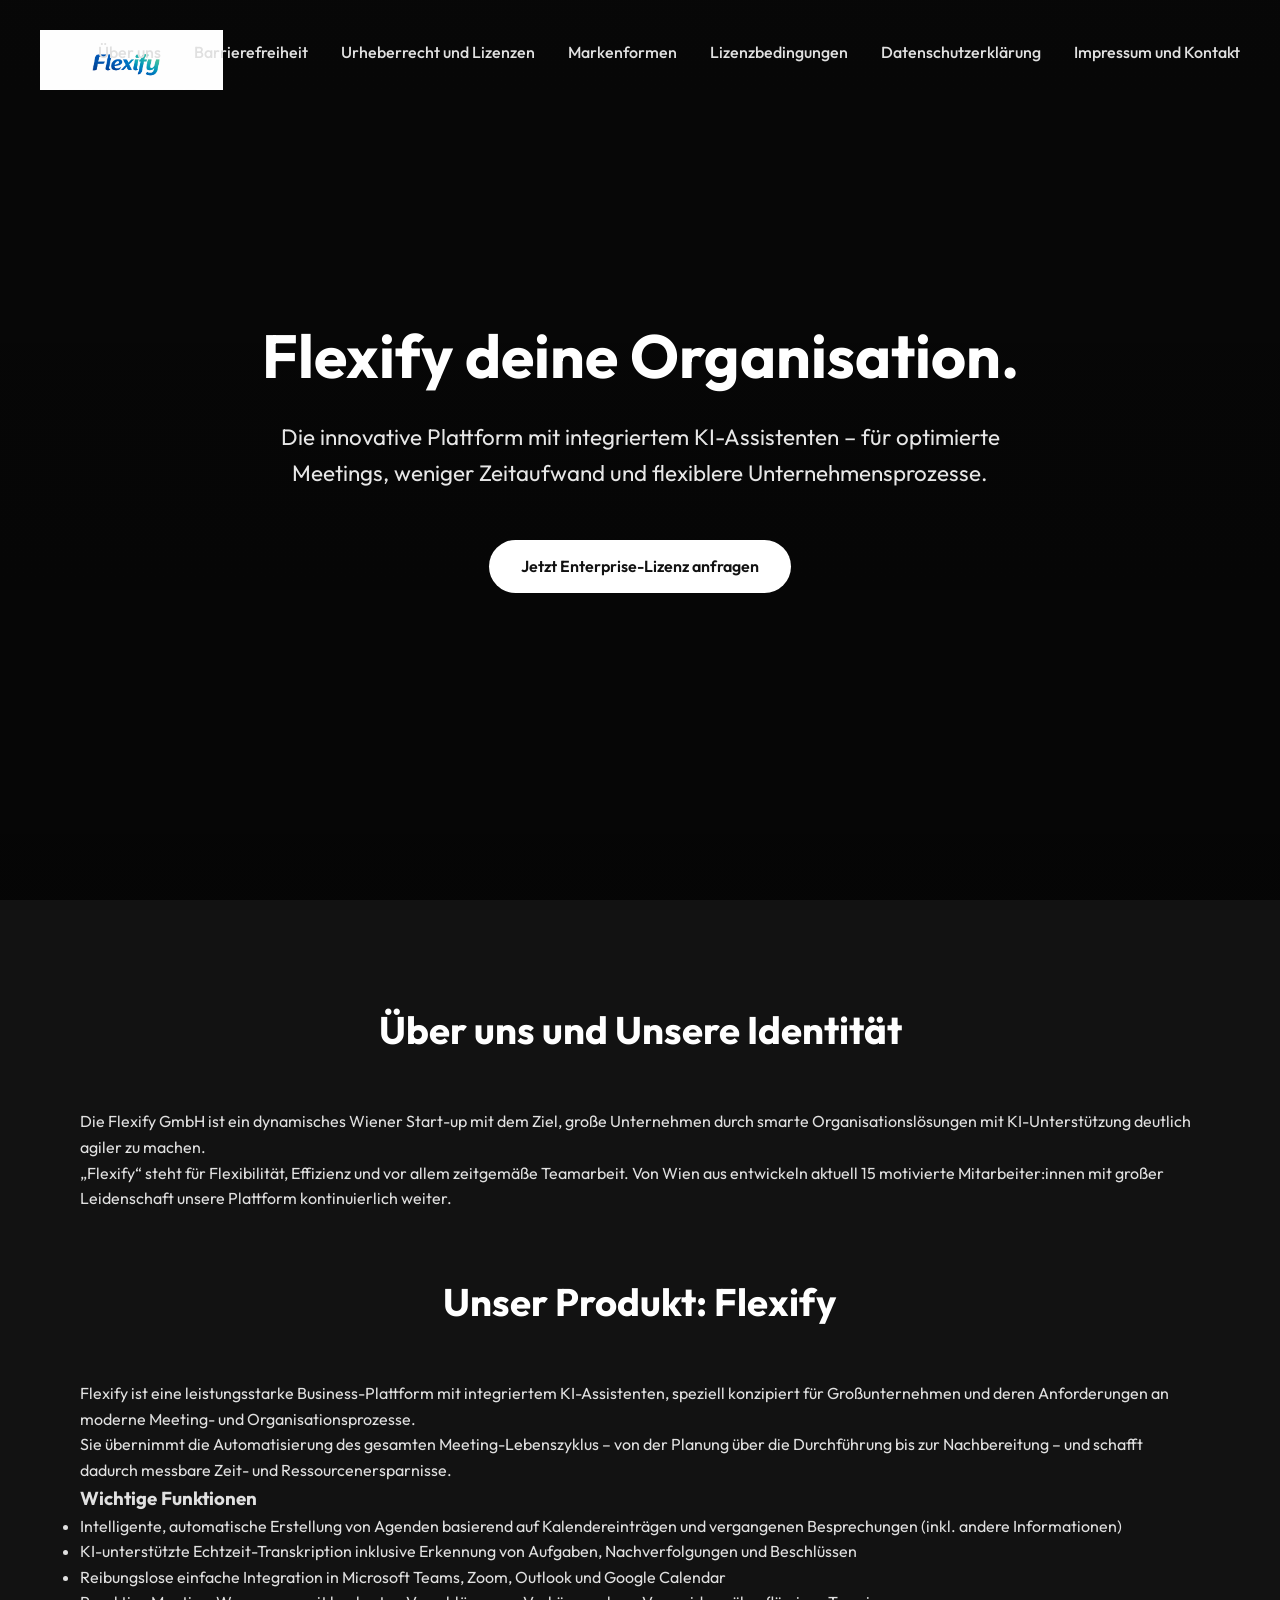
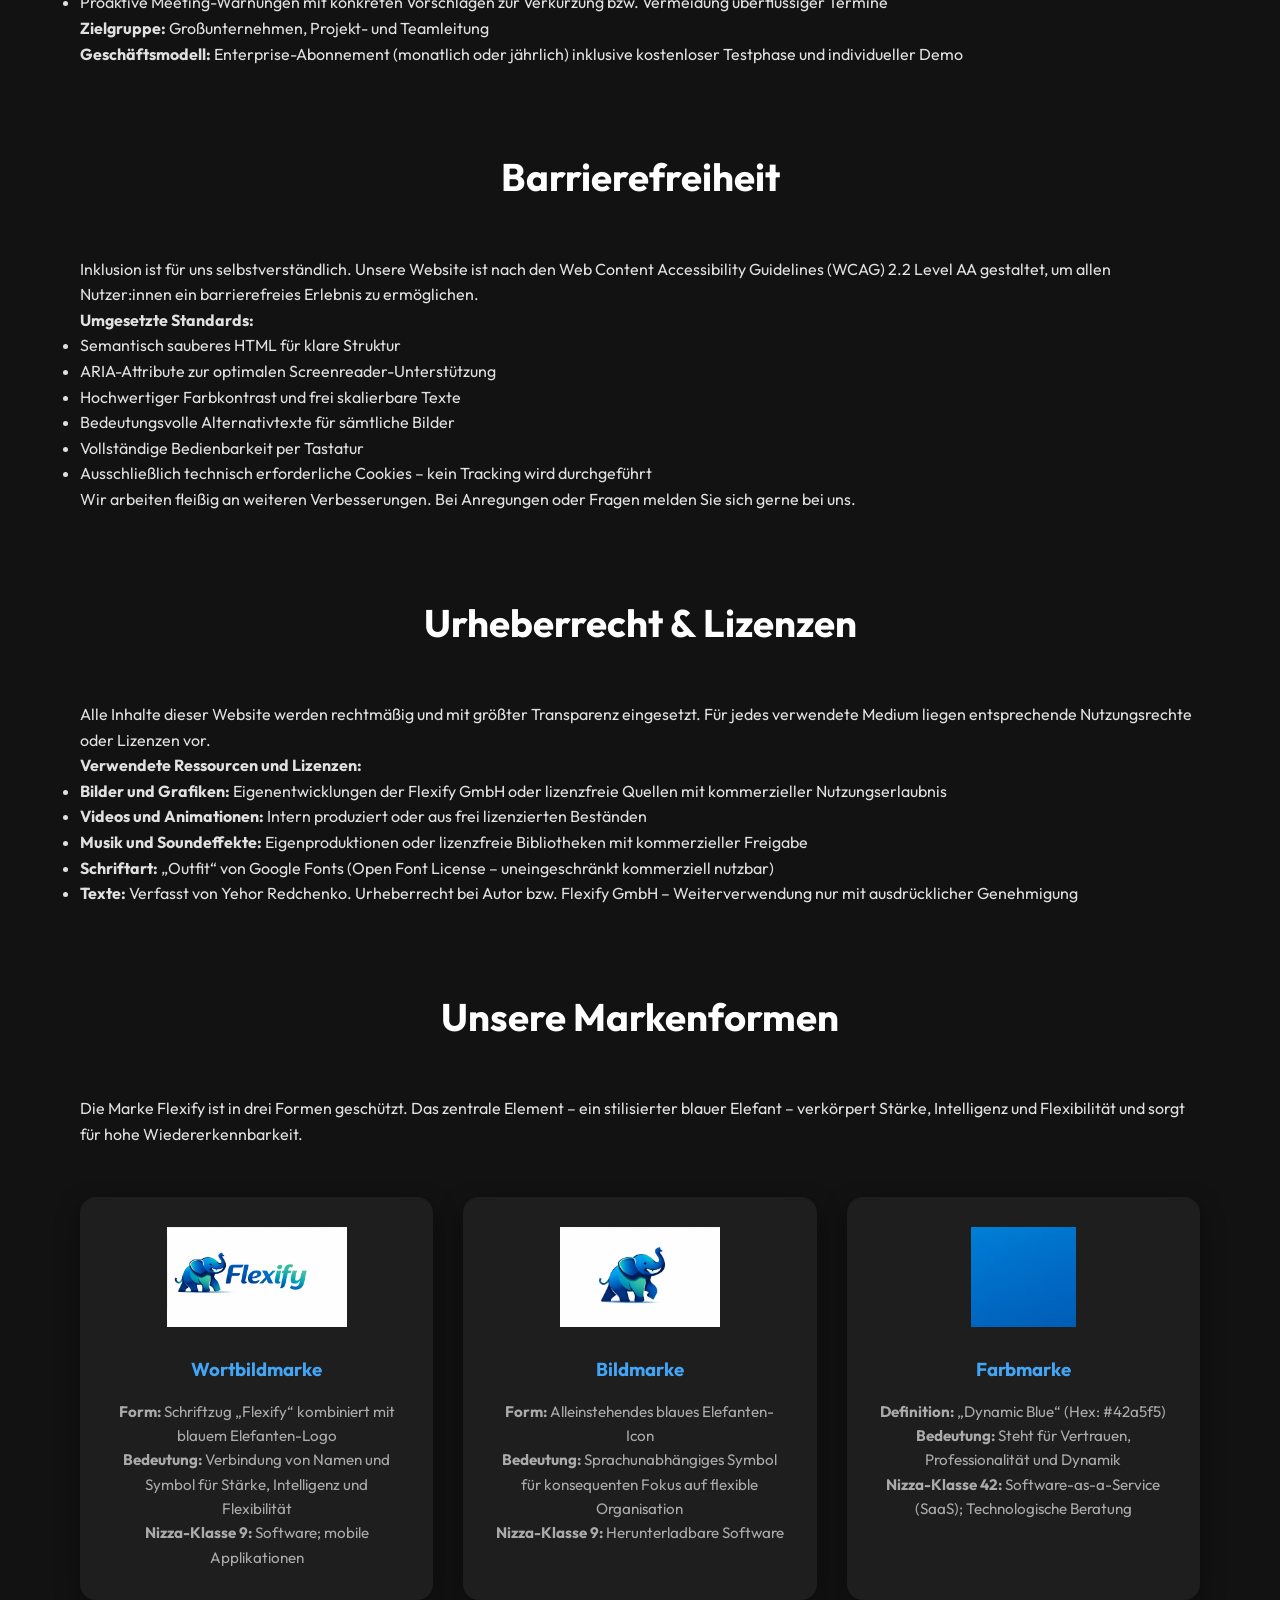
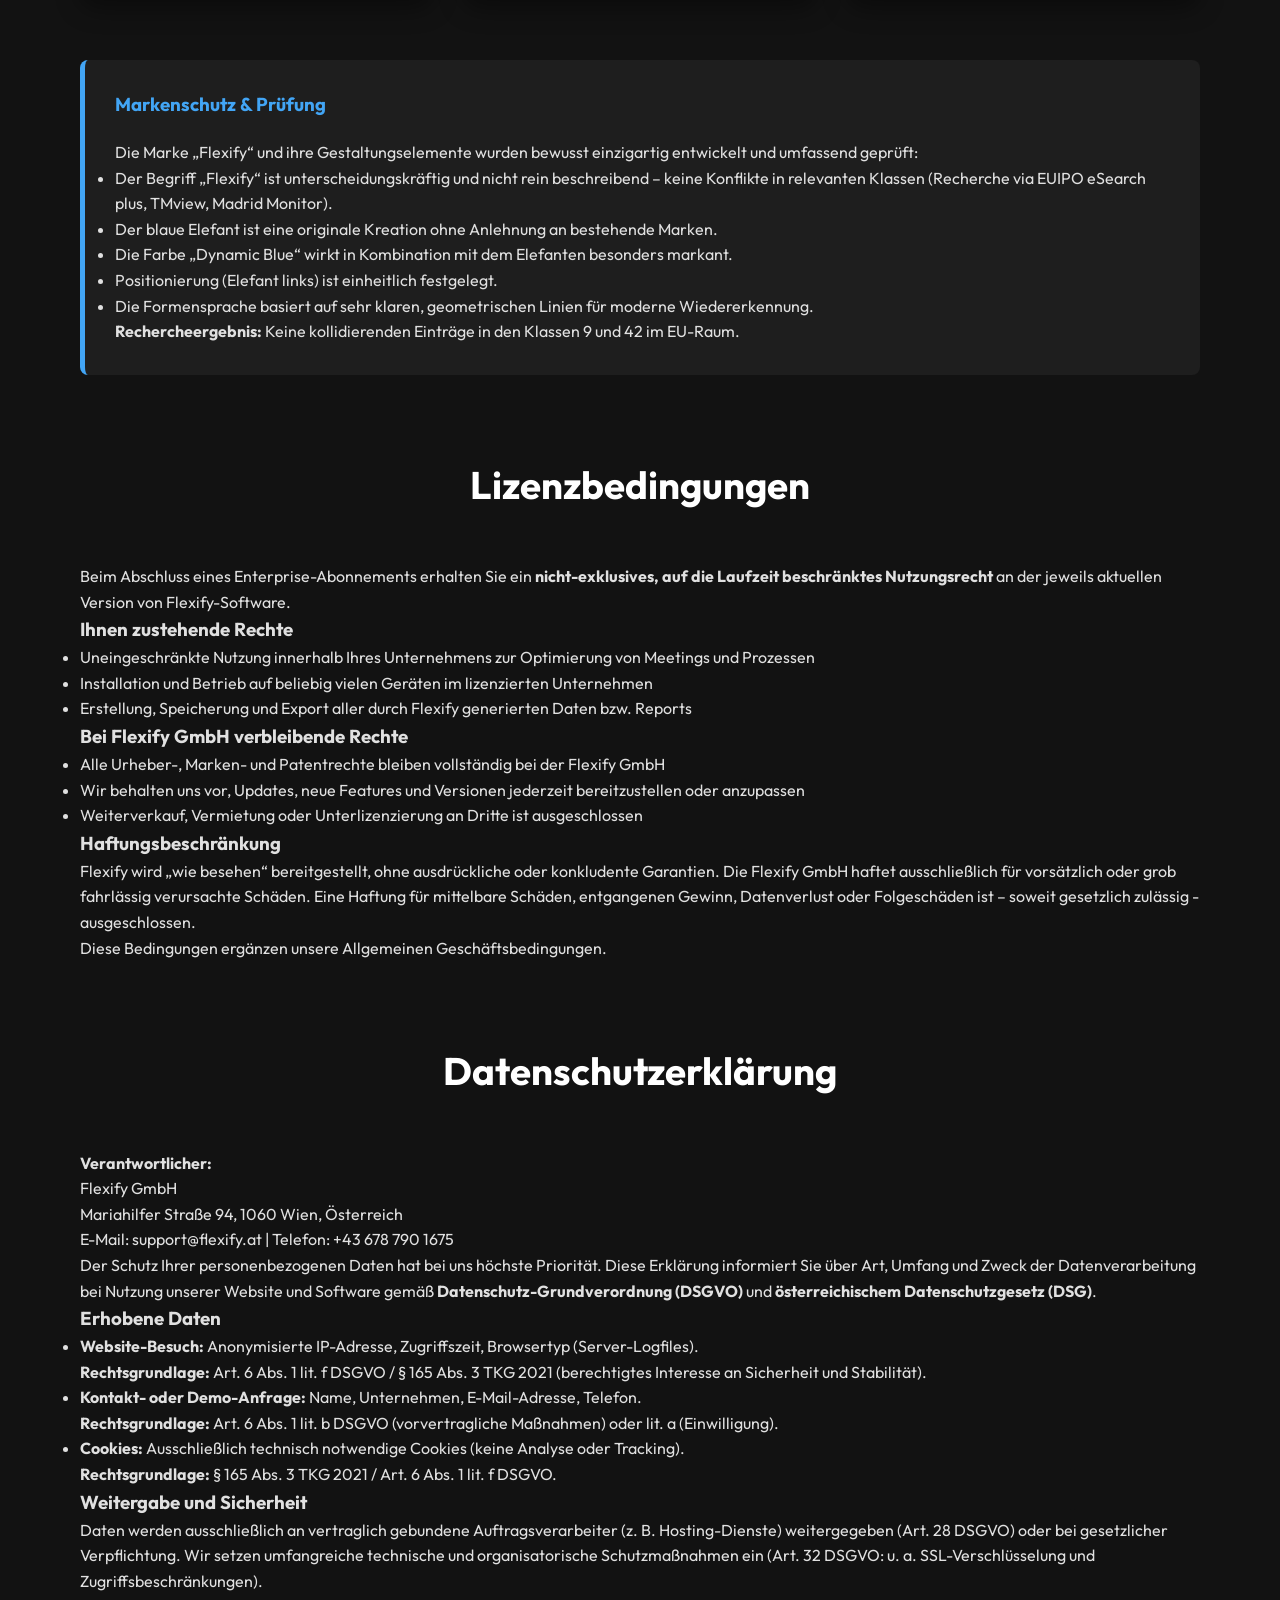
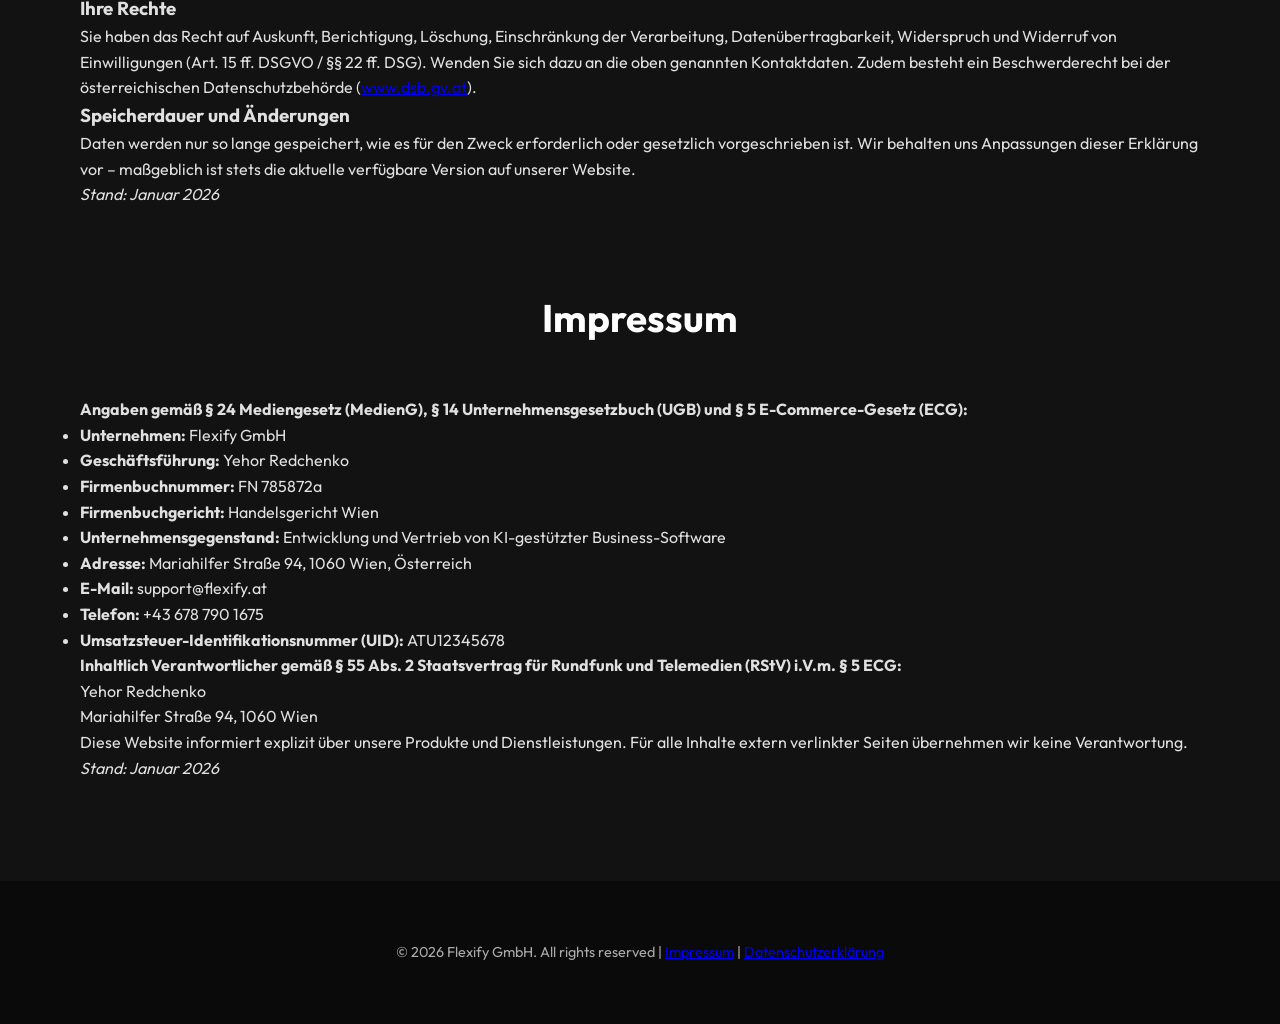
<file: index.html>
<!DOCTYPE html>
<html lang="de">
<head>
    <meta charset="UTF-8">
    <meta name="viewport" content="width=device-width, initial-scale=1.0">
    <title>Flexify - Plattform mit KI-Assistent für effiziente Meetings & Organisation</title>
    <link rel="stylesheet" href="style.css">
    <link href="https://fonts.googleapis.com/css2?family=Outfit:wght@400;500;600;700&display=swap" rel="stylesheet">
</head>
<body>
    <header>
        <img src="assets/logo-flexify.jpg" alt="Flexify Logo" class="logo">
        <nav aria-label="Hauptnavigation">
            <a href="#about">Über uns</a>
            <a href="#barrierefreiheit">Barrierefreiheit</a>
            <a href="#urheberrecht">Urheberrecht und Lizenzen</a>
            <a href="#marken">Markenformen</a>
            <a href="#lizenz">Lizenzbedingungen</a>
            <a href="#datenschutz">Datenschutzerklärung</a>
            <a href="#impressum">Impressum und Kontakt</a>
        </nav>
        <h1>Flexify deine Organisation.</h1>
        <p>Die innovative Plattform mit integriertem KI-Assistenten – für optimierte Meetings, weniger Zeitaufwand und flexiblere Unternehmensprozesse.</p>
        <a href="#impressum" class="btn">Jetzt Enterprise-Lizenz anfragen</a>
    </header>
    <section id="about">
        <h2 id="about">Über uns und Unsere Identität</h2>
        <p>Die Flexify GmbH ist ein dynamisches Wiener Start-up mit dem Ziel, große Unternehmen durch smarte Organisationslösungen mit KI-Unterstützung deutlich agiler zu machen.<br>
        „Flexify“ steht für Flexibilität, Effizienz und vor allem zeitgemäße Teamarbeit. Von Wien aus entwickeln aktuell 15 motivierte Mitarbeiter:innen mit großer Leidenschaft unsere Plattform kontinuierlich weiter.</p>
        
        <h2 style="margin-top: 60px;">Unser Produkt: Flexify</h2>
        <p>Flexify ist eine leistungsstarke Business-Plattform mit integriertem KI-Assistenten, speziell konzipiert für Großunternehmen und deren Anforderungen an moderne Meeting- und Organisationsprozesse.</p>
        <p>Sie übernimmt die Automatisierung des gesamten Meeting-Lebenszyklus – von der Planung  über die Durchführung bis zur Nachbereitung – und schafft dadurch messbare Zeit- und Ressourcenersparnisse.</p>
        
        <h3>Wichtige Funktionen</h3>
        <ul>
            <li>Intelligente, automatische Erstellung von Agenden basierend auf Kalendereinträgen und vergangenen Besprechungen (inkl. andere Informationen)</li>
            <li>KI-unterstützte Echtzeit-Transkription inklusive Erkennung von Aufgaben, Nachverfolgungen und Beschlüssen</li>
            <li>Reibungslose einfache Integration in Microsoft Teams, Zoom, Outlook und Google Calendar</li>
            <li>Proaktive Meeting-Warnungen mit konkreten Vorschlägen zur Verkürzung bzw. Vermeidung überflüssiger Termine</li>
        </ul>
        
        <p><strong>Zielgruppe:</strong> Großunternehmen, Projekt- und Teamleitung</p>
        <p><strong>Geschäftsmodell:</strong> Enterprise-Abonnement (monatlich oder jährlich) inklusive kostenloser Testphase und individueller Demo</p>

        <h2 id="barrierefreiheit" style="margin-top: 80px;">Barrierefreiheit</h2>
        <p>Inklusion ist für uns selbstverständlich. Unsere Website ist nach den Web Content Accessibility Guidelines (WCAG) 2.2 Level AA gestaltet, um allen Nutzer:innen ein barrierefreies Erlebnis zu ermöglichen.</p>
        
        <p><strong>Umgesetzte Standards:</strong></p>
        <ul>
            <li>Semantisch sauberes HTML für klare Struktur</li>
            <li>ARIA-Attribute zur optimalen Screenreader-Unterstützung</li>
            <li>Hochwertiger Farbkontrast und frei skalierbare Texte</li>
            <li>Bedeutungsvolle Alternativtexte für sämtliche Bilder</li>
            <li>Vollständige Bedienbarkeit per Tastatur</li>
            <li>Ausschließlich technisch erforderliche Cookies – kein Tracking wird durchgeführt</li>
        </ul>
        
        <p>Wir arbeiten fleißig an weiteren Verbesserungen. Bei Anregungen oder Fragen melden Sie sich gerne bei uns.</p>

        <h2 id="urheberrecht" style="margin-top: 80px;">Urheberrecht & Lizenzen</h2>
        <p>Alle Inhalte dieser Website werden rechtmäßig und mit größter Transparenz eingesetzt. Für jedes verwendete Medium liegen entsprechende Nutzungsrechte oder Lizenzen vor.</p>
        
        <p><strong>Verwendete Ressourcen und Lizenzen:</strong></p>
        <ul>
            <li><strong>Bilder und Grafiken:</strong> Eigenentwicklungen der Flexify GmbH oder lizenzfreie Quellen mit kommerzieller Nutzungserlaubnis</li>
            <li><strong>Videos und Animationen:</strong> Intern produziert oder aus frei lizenzierten Beständen</li>
            <li><strong>Musik und Soundeffekte:</strong> Eigenproduktionen oder lizenzfreie Bibliotheken mit kommerzieller Freigabe</li>
            <li><strong>Schriftart:</strong> „Outfit“ von Google Fonts (Open Font License – uneingeschränkt kommerziell nutzbar)</li>
            <li><strong>Texte:</strong> Verfasst von Yehor Redchenko. Urheberrecht bei Autor bzw. Flexify GmbH – Weiterverwendung nur mit ausdrücklicher Genehmigung</li>
        </ul>
        
        
        <h2 id="marken" style="margin-top: 80px;">Unsere Markenformen</h2>
        <p>Die Marke Flexify ist in drei Formen geschützt. Das zentrale Element – ein stilisierter blauer Elefant – verkörpert Stärke, Intelligenz und Flexibilität und sorgt für hohe Wiedererkennbarkeit.</p>
        
        <div class="marken-grid">
            <div class="marke-card">
                <img src="assets/wortbildmarke.jpg" alt="Flexify Wortbildmarke: Text Flexify mit blauem Elefanten-Logo">
                <h3>Wortbildmarke</h3>
                <p><strong>Form:</strong> Schriftzug „Flexify“ kombiniert mit blauem Elefanten-Logo<br>
                <strong>Bedeutung:</strong> Verbindung von Namen und Symbol für Stärke, Intelligenz und Flexibilität<br>
                <strong>Nizza-Klasse 9:</strong> Software; mobile Applikationen</p>
            </div>
            <div class="marke-card">
                <img src="assets/bildmarke.jpg" alt="Flexify Bildmarke: Blauer Elefant als Icon">
                <h3>Bildmarke</h3>
                <p><strong>Form:</strong> Alleinstehendes blaues Elefanten-Icon<br>
                <strong>Bedeutung:</strong> Sprachunabhängiges Symbol für konsequenten Fokus auf flexible Organisation<br>
                <strong>Nizza-Klasse 9:</strong> Herunterladbare Software</p>
            </div>
            <div class="marke-card">
                <img src="assets/farbmarke.jpg" alt="Flexify Farbmarke: Dynamic Blue #42a5f5">
                <h3>Farbmarke</h3>
                <p><strong>Definition:</strong> „Dynamic Blue“ (Hex: #42a5f5)<br>
                <strong>Bedeutung:</strong> Steht für Vertrauen, Professionalität und Dynamik<br>
                <strong>Nizza-Klasse 42:</strong> Software-as-a-Service (SaaS); Technologische Beratung</p>
            </div>
        </div>
        
        <div class="markenschutz">
            <h3>Markenschutz & Prüfung</h3>
            <p>Die Marke „Flexify“ und ihre Gestaltungselemente wurden bewusst einzigartig entwickelt und umfassend geprüft:</p>
            <ul>
                <li>Der Begriff „Flexify“ ist unterscheidungskräftig und nicht rein beschreibend – keine Konflikte in relevanten Klassen (Recherche via EUIPO eSearch plus, TMview, Madrid Monitor).</li>
                <li>Der blaue Elefant ist eine originale Kreation ohne Anlehnung an bestehende Marken.</li>
                <li>Die Farbe „Dynamic Blue“ wirkt in Kombination mit dem Elefanten besonders markant.</li>
                <li>Positionierung (Elefant links) ist einheitlich festgelegt.</li>
                <li>Die Formensprache basiert auf sehr klaren, geometrischen Linien für moderne Wiedererkennung.</li>
            </ul>
            <p><strong>Rechercheergebnis:</strong> Keine kollidierenden Einträge in den Klassen 9 und 42 im EU-Raum.</p>
        </div>

        <h2 id="lizenz" style="margin-top: 80px;">Lizenzbedingungen</h2>
        <p>Beim Abschluss eines Enterprise-Abonnements erhalten Sie ein <strong>nicht-exklusives, auf die Laufzeit beschränktes Nutzungsrecht</strong> an der jeweils aktuellen Version von Flexify-Software.</p>

        <h3>Ihnen zustehende Rechte</h3>
        <ul>
            <li>Uneingeschränkte Nutzung innerhalb Ihres Unternehmens zur Optimierung von Meetings und Prozessen</li>
            <li>Installation und Betrieb auf beliebig vielen Geräten im lizenzierten Unternehmen</li>
            <li>Erstellung, Speicherung und Export aller durch Flexify generierten Daten bzw. Reports</li>
        </ul>

        <h3>Bei Flexify GmbH verbleibende Rechte</h3>
        <ul>
            <li>Alle Urheber-, Marken- und Patentrechte bleiben vollständig bei der Flexify GmbH</li>
            <li>Wir behalten uns vor, Updates, neue Features und Versionen jederzeit bereitzustellen oder anzupassen</li>
            <li>Weiterverkauf, Vermietung oder Unterlizenzierung an Dritte ist ausgeschlossen</li>
        </ul>

        <h3>Haftungsbeschränkung</h3>
        <p>Flexify wird „wie besehen“ bereitgestellt, ohne ausdrückliche oder konkludente Garantien. Die Flexify GmbH haftet ausschließlich für vorsätzlich oder grob fahrlässig verursachte Schäden. Eine Haftung für mittelbare Schäden, entgangenen Gewinn, Datenverlust oder Folgeschäden ist – soweit gesetzlich zulässig -  ausgeschlossen.</p>
        
        <p>Diese Bedingungen ergänzen unsere Allgemeinen Geschäftsbedingungen.</p>

        <h2 id="datenschutz" style="margin-top: 80px;">Datenschutzerklärung</h2>
        <p><strong>Verantwortlicher:</strong><br>
        Flexify GmbH<br>
        Mariahilfer Straße 94, 1060 Wien, Österreich<br>
        E-Mail: support@flexify.at | Telefon: +43 678 790 1675</p>

        <p>Der Schutz Ihrer personenbezogenen Daten hat bei uns höchste Priorität. Diese Erklärung informiert Sie über Art, Umfang und Zweck der Datenverarbeitung bei Nutzung unserer Website und Software gemäß <strong>Datenschutz-Grundverordnung (DSGVO)</strong> und <strong>österreichischem Datenschutzgesetz (DSG)</strong>.</p>

        <h3>Erhobene Daten</h3>
        <ul>
            <li><strong>Website-Besuch:</strong> Anonymisierte IP-Adresse, Zugriffszeit, Browsertyp (Server-Logfiles).<br>
            <strong>Rechtsgrundlage:</strong> Art. 6 Abs. 1 lit. f DSGVO / § 165 Abs. 3 TKG 2021 (berechtigtes Interesse an Sicherheit und Stabilität).</li>
            <li><strong>Kontakt- oder Demo-Anfrage:</strong> Name, Unternehmen, E-Mail-Adresse, Telefon.<br>
            <strong>Rechtsgrundlage:</strong> Art. 6 Abs. 1 lit. b DSGVO (vorvertragliche Maßnahmen) oder lit. a (Einwilligung).</li>
            <li><strong>Cookies:</strong> Ausschließlich technisch notwendige Cookies (keine Analyse oder Tracking).<br>
            <strong>Rechtsgrundlage:</strong> § 165 Abs. 3 TKG 2021 / Art. 6 Abs. 1 lit. f DSGVO.</li>
        </ul>

        <h3>Weitergabe und Sicherheit</h3>
        <p>Daten werden ausschließlich an vertraglich gebundene Auftragsverarbeiter (z. B. Hosting-Dienste) weitergegeben (Art. 28 DSGVO) oder bei gesetzlicher Verpflichtung. Wir setzen umfangreiche technische und organisatorische Schutzmaßnahmen ein (Art. 32 DSGVO: u. a. SSL-Verschlüsselung und Zugriffsbeschränkungen).</p>

        <h3>Ihre Rechte</h3>
        <p>Sie haben das Recht auf Auskunft, Berichtigung, Löschung, Einschränkung der Verarbeitung, Datenübertragbarkeit, Widerspruch und Widerruf von Einwilligungen (Art. 15 ff. DSGVO / §§ 22 ff. DSG). Wenden Sie sich dazu an die oben genannten Kontaktdaten. Zudem besteht ein Beschwerderecht bei der österreichischen Datenschutzbehörde (<a href="https://www.dsb.gv.at">www.dsb.gv.at</a>).</p>

        <h3>Speicherdauer und Änderungen</h3>
        <p>Daten werden nur so lange gespeichert, wie es für den Zweck erforderlich oder gesetzlich vorgeschrieben ist. Wir behalten uns Anpassungen dieser Erklärung vor – maßgeblich ist stets die aktuelle verfügbare Version auf unserer Website.</p>

        <p><em>Stand: Januar 2026</em></p>

        <h2 id="impressum" style="margin-top: 80px;">Impressum</h2>
        <p><strong>Angaben gemäß § 24 Mediengesetz (MedienG), § 14 Unternehmensgesetzbuch (UGB) und § 5 E-Commerce-Gesetz (ECG):</strong></p>
        
        <ul>
            <li><strong>Unternehmen:</strong> Flexify GmbH</li>
            <li><strong>Geschäftsführung:</strong> Yehor Redchenko</li>
            <li><strong>Firmenbuchnummer:</strong> FN 785872a</li>
            <li><strong>Firmenbuchgericht:</strong> Handelsgericht Wien</li>
            <li><strong>Unternehmensgegenstand:</strong> Entwicklung und Vertrieb von KI-gestützter Business-Software</li>
            <li><strong>Adresse:</strong> Mariahilfer Straße 94, 1060 Wien, Österreich</li>
            <li><strong>E-Mail:</strong> support@flexify.at</li>
            <li><strong>Telefon:</strong> +43 678 790 1675</li>
            <li><strong>Umsatzsteuer-Identifikationsnummer (UID):</strong> ATU12345678</li>
        </ul>
        
        <p><strong>Inhaltlich Verantwortlicher gemäß § 55 Abs. 2 Staatsvertrag für Rundfunk und Telemedien (RStV) i.V.m. § 5 ECG:</strong><br>
        Yehor Redchenko<br>
        Mariahilfer Straße 94, 1060 Wien</p>
        
        <p>Diese Website informiert explizit über unsere Produkte und Dienstleistungen. Für alle Inhalte extern verlinkter Seiten übernehmen wir keine Verantwortung.</p>
        
        <p><em>Stand: Januar 2026</em></p>
    </section>
    <footer>
        <p>© 2026 Flexify GmbH. All rights reserved | <a href="#impressum">Impressum</a> | <a href="#datenschutz">Datenschutzerklärung</a></p>
    </footer>
</body>
</html>
</file>
<file: style.css>
/* style.css – Flexify Dark Theme (inspiriert von GreenThumb AI) */

:root {
    --primary: #42a5f5;        /* Akzent-Blau für Buttons und Highlights */
    --primary-dark: #1976d2;
    --background: #121212;    /* Dunkles Haupt-Hintergrund */
    --surface: #1e1e1e;       /* Etwas hellere Karten */
    --text: #e0e0e0;          /* Heller Text */
    --text-secondary: #aaaaaa;
    --logo-blue: #42a5f5;     /* Für dein Flexify-Logo-Farbschema */
}

* {
    box-sizing: border-box;
    margin: 0;
    padding: 0;
}

body {
    font-family: 'Outfit', sans-serif;
    background-color: var(--background);
    color: var(--text);
    line-height: 1.6;
}

header {
    position: relative;
    min-height: 100vh;
    background: linear-gradient(rgba(0,0,0,0.6), rgba(0,0,0,0.7)),
                url('https://images.unsplash.com/photo-1552664730-d307ca884978?ixlib=rb-4.0.3&auto=format&fit=crop&q=80') center/cover no-repeat;
    display: flex;
    flex-direction: column;
    justify-content: center;
    align-items: center;
    text-align: center;
    padding: 0 20px;
}

.logo {
    position: absolute;
    top: 30px;
    left: 40px;
    height: 60px;
}

nav {
    position: absolute;
    top: 40px;
    right: 40px;
}

nav a {
    color: var(--text);
    margin-left: 30px;
    text-decoration: none;
    font-weight: 500;
}

nav a:hover {
    color: var(--primary);
}

header h1 {
    font-size: 3.8rem;
    margin-bottom: 1rem;
    color: white;
}

header p {
    font-size: 1.4rem;
    max-width: 800px;
    margin-bottom: 3rem;
    color: rgba(255,255,255,0.9);
}

.btn {
    background: white;
    color: #121212;
    padding: 14px 32px;
    border-radius: 50px;
    font-weight: 600;
    text-decoration: none;
    transition: all 0.3s ease;
}

.btn:hover {
    background: var(--primary);
    color: white;
    transform: scale(1.05);
}

/* Sections */
section {
    padding: 100px 40px;
    max-width: 1200px;
    margin: 0 auto;
}

h2 {
    font-size: 2.4rem;
    margin-bottom: 3rem;
    text-align: center;
    color: white;
}

/* Marken-Karten */
.marken-grid {
    display: grid;
    grid-template-columns: repeat(auto-fit, minmax(300px, 1fr));
    gap: 30px;
    margin-top: 50px;
}

.marke-card {
    background: var(--surface);
    border-radius: 16px;
    padding: 30px;
    text-align: center;
    box-shadow: 0 8px 24px rgba(0,0,0,0.4);
}

.marke-card img {
    height: 100px;
    margin-bottom: 20px;
}

.marke-card h3 {
    color: var(--primary);
    margin-bottom: 15px;
}

.marke-card p {
    color: var(--text-secondary);
    font-size: 0.95rem;
}

/* Markenschutz-Box */
.markenschutz {
    background: var(--surface);
    border-left: 5px solid var(--primary);
    padding: 30px;
    border-radius: 8px;
    margin-top: 60px;
}

.markenschutz h3 {
    color: var(--primary);
    margin-bottom: 20px;
}

footer {
    text-align: center;
    padding: 60px 20px;
    background: #0a0a0a;
    color: var(--text-secondary);
    font-size: 0.9rem;
}

/* Responsiv */
@media (max-width: 768px) {
    .logo { top: 20px; left: 20px; height: 50px; }
    nav { top: 20px; right: 20px; }
    nav a { display: block; margin: 10px 0; }
    header h1 { font-size: 2.8rem; }
    header p { font-size: 1.2rem; }
}
</file>
